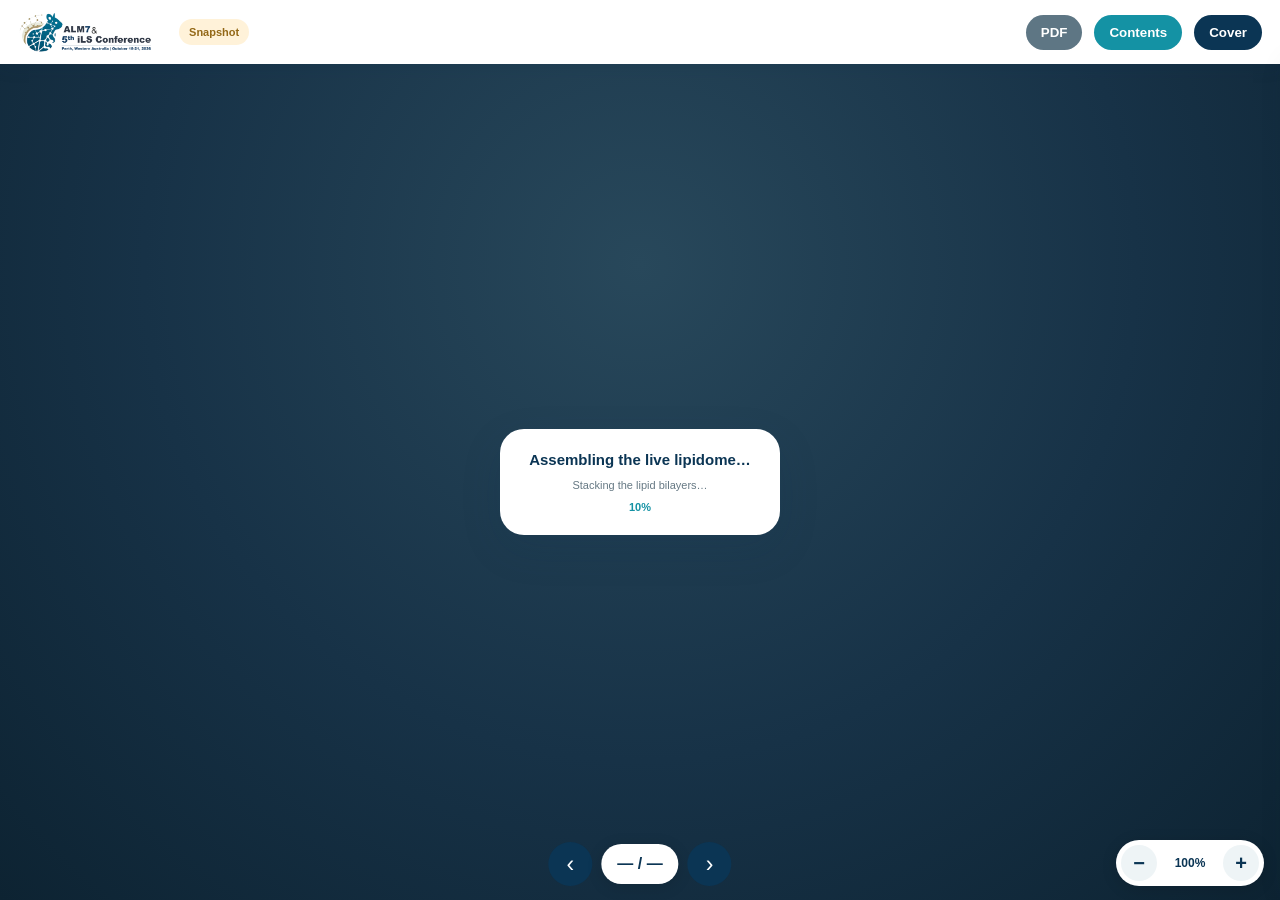
<file: index.export.html>
<!doctype html>
<html lang="en">
<head>
<meta charset="utf-8">
<meta name="viewport" content="width=device-width,initial-scale=1">
<title>ALM7 & 5th iLS | Live Interactive Book of Abstracts</title>

<script>window.BOOK_FORCE_SNAPSHOT=true;</script><script src="config.js"></script>
<script src="data/snapshot.js"></script>
<script src="asset-data.js"></script>
<style>
:root{--navy:#0b3554;--teal:#1492a4;--bg:#152b3a;--line:#dce7ea;--muted:#667984}
*{box-sizing:border-box}html,body{margin:0;width:100%;height:100%;font-family:Arial,Helvetica,sans-serif;background:var(--bg);color:var(--navy);overflow:hidden}
.topbar{height:64px;background:#fff;display:flex;align-items:center;gap:12px;padding:8px 18px;box-shadow:0 2px 18px #10384f1d;position:relative;z-index:50}
.brand{height:42px;max-width:275px;object-fit:contain}.grow{flex:1}.mode-pill{font-size:11px;font-weight:800;padding:7px 10px;border-radius:16px;background:#e8f4f6;color:#0c7280;white-space:nowrap}.mode-pill.snapshot{background:#fff2d9;color:#936817}
.topbar button,.topbar a.pdf-link{border:0;border-radius:22px;padding:10px 15px;font-weight:800;cursor:pointer;background:var(--navy);color:#fff;text-decoration:none;font-size:13.3333px;line-height:normal;font-family:Arial,Helvetica,sans-serif}.topbar button.alt{background:var(--teal)}.topbar a.pdf-link{background:#5e7684;display:inline-block;white-space:nowrap}
.viewer{height:calc(100% - 64px);display:flex;align-items:safe center;justify-content:safe center;overflow:auto;position:relative;padding:10px;background:radial-gradient(circle at 50% 24%,#28485b 0,#173247 55%,#0d2332 100%)}
#flipbook{margin:auto}#flipbook canvas{display:block!important}.stf__parent{margin:auto!important;overflow:hidden!important}
.loading{position:absolute;inset:0;display:grid;place-items:center;z-index:20;pointer-events:none}.loading-card{background:#fff;border-radius:24px;padding:22px 28px;box-shadow:0 14px 40px #10384f22;min-width:280px;text-align:center}.loading-card b{display:block;font-size:15px;margin-bottom:7px}.loading-card span{font-size:11px;color:var(--muted)}.loading-card .progress{display:block;margin-top:8px;color:var(--teal);font-weight:800}
.controls{position:fixed;bottom:14px;left:50%;transform:translateX(-50%);display:flex;align-items:center;gap:9px;z-index:60}.round{width:44px;height:44px;border-radius:50%;border:0;background:var(--navy);color:#fff;font-size:23px;cursor:pointer}.counter{background:#fff;border-radius:23px;padding:11px 16px;box-shadow:0 3px 16px #0002;font-weight:850;color:var(--navy)}
.zoom-controls{position:fixed;right:16px;bottom:14px;display:flex;align-items:center;gap:6px;z-index:62;background:#fff;border-radius:25px;padding:5px;box-shadow:0 3px 16px #0002}.zoom-controls button{width:36px;height:36px;border:0;border-radius:50%;background:#eef4f6;color:var(--navy);font-size:20px;font-weight:900;cursor:pointer;line-height:1}.zoom-value{min-width:54px;text-align:center;font-size:12px;font-weight:850;color:var(--navy);cursor:pointer;user-select:none}
.drawer{position:fixed;top:64px;right:0;width:min(410px,94vw);height:calc(100% - 64px);background:#fff;z-index:70;padding:24px;box-shadow:-10px 0 30px #0b2c3d20;transform:translateX(105%);transition:.25s;overflow:auto}.drawer.open{transform:none}.drawer .close{float:right;border:0;background:none;font-size:24px;color:var(--navy);cursor:pointer}.drawer h2{font-size:28px;margin:10px 0 20px}.drawer h3{font-size:11px;letter-spacing:.12em;text-transform:uppercase;color:var(--teal);margin:22px 0 5px}.drawer button.jump{width:100%;display:grid;grid-template-columns:1fr 42px;gap:12px;padding:9px 0;border:0;border-bottom:1px solid var(--line);background:none;text-align:left;color:var(--navy);font-size:11px;cursor:pointer}.drawer button.jump.small{font-size:9.5px;color:var(--muted);padding-left:8px}.drawer button.jump b{color:var(--teal);text-align:right}
.fallback{position:relative;width:min(595px,92vw);aspect-ratio:595/842;margin:auto;background:#fff}.fallback img{width:100%;height:100%;object-fit:contain;display:block}
.crisp-overlay{position:absolute;inset:0;z-index:54;pointer-events:none;display:block}.crisp-overlay img{position:absolute;display:block;object-fit:fill;user-select:none;-webkit-user-drag:none}.link-overlay{position:absolute;inset:0;z-index:55;pointer-events:none}.link-overlay button{position:absolute;border:0;background:transparent;padding:0;margin:0;pointer-events:auto;cursor:pointer}
@media(max-width:760px){.brand{max-width:150px}.mode-pill{display:none}.topbar button,.topbar a.pdf-link{padding:9px 11px;font-size:12px}.controls{bottom:7px}.zoom-controls{right:8px;bottom:60px}.zoom-controls button{width:32px;height:32px}.zoom-value{min-width:48px;font-size:11px}}
</style>
</head>
<body>
<div class="topbar"><img class="brand" src="assets/conference-logo-transparent.png" alt="ALM7 and 5th iLS Conference"><span class="mode-pill" id="dataMode">Connecting…</span><div class="grow"></div><a class="pdf-link" href="ALM7_5th_iLS_Book_of_Abstracts.pdf" target="_blank" rel="noopener" aria-label="Open static PDF version">PDF</a><button class="alt" id="contentsBtn" type="button">Contents</button><button id="firstBtn" type="button">Cover</button></div>
<div class="viewer"><div id="flipbook"></div><div id="crispOverlay" class="crisp-overlay" aria-hidden="true"></div><div id="linkOverlay" class="link-overlay" aria-hidden="true"></div><div class="loading" id="loading"><div class="loading-card"><b>Assembling the live lipidome…</b><span id="loadingText">Arranging the lipid layers</span><span class="progress" id="progress"></span></div></div></div>
<div class="controls"><button class="round" id="prevBtn" aria-label="Previous page" type="button">‹</button><div class="counter"><span id="current">—</span> / <span id="total">—</span></div><button class="round" id="nextBtn" aria-label="Next page" type="button">›</button></div>
<div class="zoom-controls" aria-label="Book zoom"><button id="zoomOut" type="button" aria-label="Zoom out">−</button><span class="zoom-value" id="zoomValue" title="Reset zoom">100%</span><button id="zoomIn" type="button" aria-label="Zoom in">+</button></div>
<aside class="drawer" id="drawer"><button class="close" id="closeDrawer" type="button">×</button><h2>Contents</h2><div id="drawerContents"></div></aside>
<script src="app.js"></script>
</body>
</html>
</file>
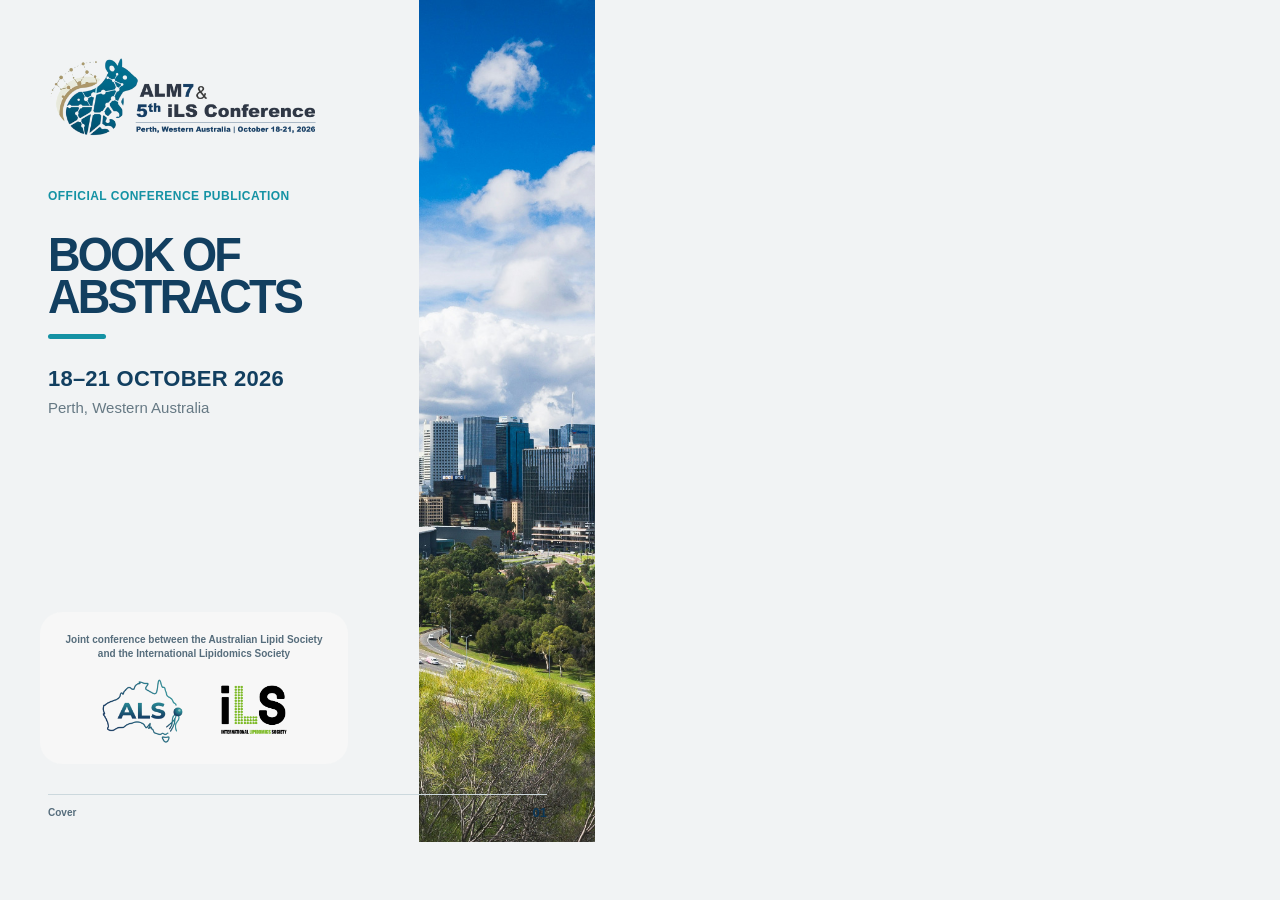
<file: render-src/page-01.html>
<!doctype html><html><head><meta charset="utf-8"><link rel="stylesheet" href="common.css"><style>
.cover{background:#f1f3f4}
.photo{position:absolute;right:0;top:0;width:29.5%;height:100%;overflow:hidden}
.photo img{width:100%;height:100%;object-fit:cover;object-position:58% center;display:block}
.copy{position:absolute;left:48px;top:48px;width:56%;z-index:2}
.conference-logo{width:300px;height:96px;object-fit:contain;object-position:left center;display:block;margin-bottom:45px}
.cover-kicker{font-size:12px;font-weight:800;letter-spacing:.04em;text-transform:uppercase;color:var(--teal);margin-top:9px}
.title{font-size:48px;line-height:.88;letter-spacing:-.062em;transform:scaleX(.94);transform-origin:left top;color:var(--navy);font-weight:900;margin-top:31px;white-space:nowrap}
.date{margin-top:27px;font-size:22px;font-weight:900;color:var(--navy);letter-spacing:.01em}
.place{font-size:15px;color:var(--muted);margin-top:7px}
.rule{margin-top:16px}
.societies{position:absolute;left:40px;bottom:78px;width:308px;background:#f7f7f7;border-radius:22px;padding:21px 18px 20px;z-index:4}
.mini{font-size:10px;line-height:1.38;color:#566d7c;text-align:center;font-weight:700}
.society-row{display:flex;align-items:center;justify-content:center;gap:34px;margin-top:17px}
.society-row img{max-height:66px;max-width:132px;object-fit:contain}
</style></head><body><div class="page cover">
<div class="photo"><img src="../assets/perth-foreshore.jpg"></div>
<div class="copy">
<img class="conference-logo" src="../assets/conference-logo-transparent.png">
<div class="cover-kicker">Official conference publication</div>
<div class="title">BOOK OF<br>ABSTRACTS</div>
<div class="rule"></div>
<div class="date">18–21 OCTOBER 2026</div>
<div class="place">Perth, Western Australia</div>
</div>
<div class="societies"><div class="mini">Joint conference between the Australian Lipid Society and the International Lipidomics Society</div><div class="society-row"><img src="../assets/als.png"><img src="../assets/ils.png"></div></div>
<div class="footer"><span>Cover</span><b>01</b></div>
</div></body></html>
</file>
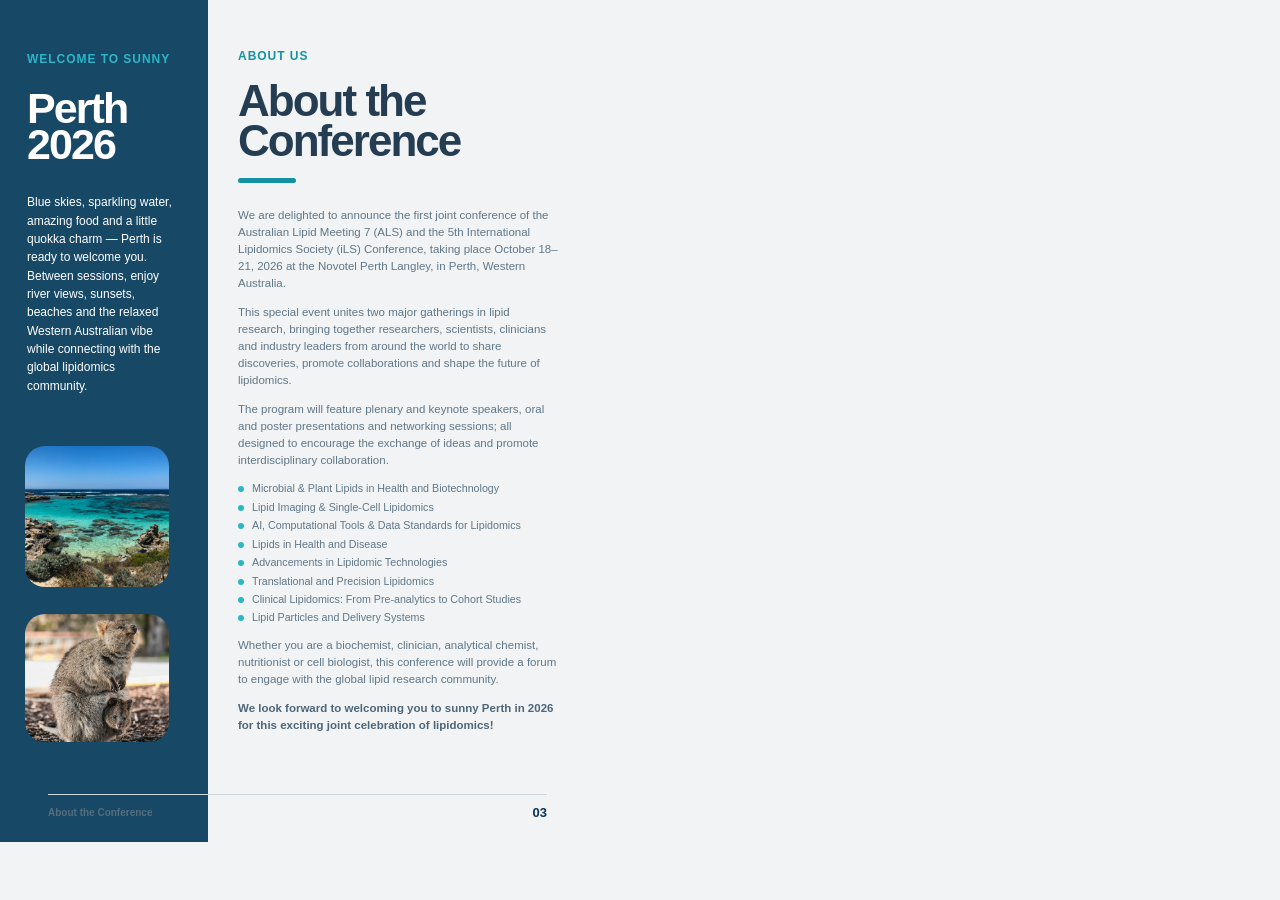
<file: render-src/page-03.html>
<!doctype html><html><head><meta charset="utf-8"><link rel="stylesheet" href="common.css"><style>
.left-panel{position:absolute;left:0;top:0;width:35%;height:100%;background:#174967;color:#fff}
.left-copy{padding:52px 27px 0}
.left-copy .kicker{color:#2cb5c7;font-size:12px}
.perth{font-size:43px;line-height:.84;font-weight:900;letter-spacing:-.045em;margin-top:24px}
.left-copy p{font-size:12px;line-height:1.53;color:#fff;margin:31px 0 0}
.coast{position:absolute;left:25px;top:446px;width:144px;height:141px;object-fit:cover;border-radius:20px}
.quokka{position:absolute;left:25px;top:614px;width:144px;height:128px;object-fit:cover;object-position:center 40%;border-radius:20px}
.right-copy{position:absolute;left:40%;right:35px;top:49px}
.right-copy .display{font-size:44px;line-height:.9;margin-top:18px}
.body{margin-top:24px;font-size:11.5px;line-height:1.48;color:#5f7789}
.body p{margin:0 0 12px}
.topics{margin:9px 0 12px;padding:0;list-style:none}
.topics li{position:relative;padding-left:14px;margin:0 0 4px;font-size:10.7px;line-height:1.35}
.topics li:before{content:"";position:absolute;left:0;top:5px;width:6px;height:6px;border-radius:50%;background:#2cb5c7}
.closing{font-weight:800;color:#4e6679;margin-top:10px}
.footer{left:48px;right:48px}
</style></head><body><div class="page about">
<div class="left-panel"><div class="left-copy"><div class="kicker">Welcome to sunny</div><div class="perth">Perth<br>2026</div><p>Blue skies, sparkling water,<br>amazing food and a little<br>quokka charm — Perth is<br>ready to welcome you.<br>Between sessions, enjoy<br>river views, sunsets,<br>beaches and the relaxed<br>Western Australian vibe<br>while connecting with the<br>global lipidomics<br>community.</p></div>
<img class="coast" src="../assets/rottnest-beach.jpg"><img class="quokka" src="../assets/quokka.jpg"></div>
<div class="right-copy"><div class="kicker">About us</div><div class="display">About the<br>Conference</div><div class="rule"></div><div class="body">
<p>We are delighted to announce the first joint conference of the Australian Lipid Meeting 7 (ALS) and the 5th International Lipidomics Society (iLS) Conference, taking place October 18–21, 2026 at the Novotel Perth Langley, in Perth, Western Australia.</p>
<p>This special event unites two major gatherings in lipid research, bringing together researchers, scientists, clinicians and industry leaders from around the world to share discoveries, promote collaborations and shape the future of lipidomics.</p>
<p>The program will feature plenary and keynote speakers, oral and poster presentations and networking sessions; all designed to encourage the exchange of ideas and promote interdisciplinary collaboration.</p>
<ul class="topics"><li>Microbial &amp; Plant Lipids in Health and Biotechnology</li><li>Lipid Imaging &amp; Single-Cell Lipidomics</li><li>AI, Computational Tools &amp; Data Standards for Lipidomics</li><li>Lipids in Health and Disease</li><li>Advancements in Lipidomic Technologies</li><li>Translational and Precision Lipidomics</li><li>Clinical Lipidomics: From Pre-analytics to Cohort Studies</li><li>Lipid Particles and Delivery Systems</li></ul>
<p>Whether you are a biochemist, clinician, analytical chemist, nutritionist or cell biologist, this conference will provide a forum to engage with the global lipid research community.</p>
<p class="closing">We look forward to welcoming you to sunny Perth in 2026 for this exciting joint celebration of lipidomics!</p>
</div></div>
<div class="footer"><span>About the Conference</span><b>03</b></div>
</div></body></html>
</file>
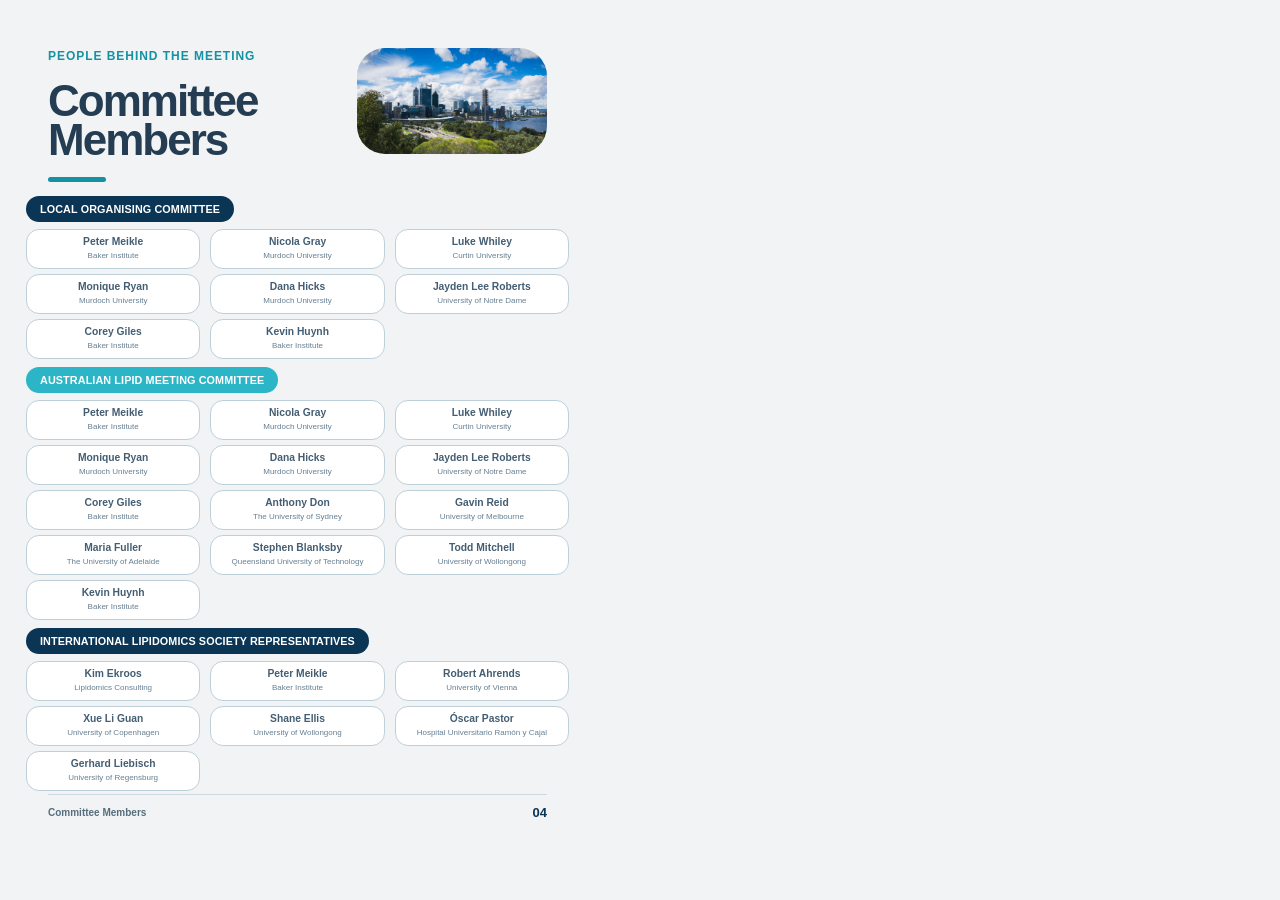
<file: render-src/page-04.html>
<!doctype html><html><head><meta charset="utf-8"><link rel="stylesheet" href="common.css"><style>
.lead{position:absolute;left:48px;top:49px;width:340px}
.lead .display{font-size:44px;margin-top:18px}
.photo-strip{position:absolute;right:48px;top:48px;width:190px;height:106px;border-radius:28px;overflow:hidden}.photo-strip img{width:100%;height:100%;object-fit:cover}
.groups{position:absolute;left:26px;right:26px;top:188px}
.group{margin-top:8px}.group-title{display:inline-block;padding:7px 14px;border-radius:18px;background:var(--navy2);color:#fff;font-size:10.8px;font-weight:900;letter-spacing:.01em}.group:nth-of-type(2) .group-title{background:#2cb5c7}
.member-grid{display:grid;grid-template-columns:repeat(3,1fr);gap:5px 10px;margin-top:7px}
.member{border:1px solid #bdd0da;border-radius:13px;padding:6px 8px;min-height:40px;text-align:center;background:#fff}
.member b{font-size:10.3px;color:#435d72;display:block;line-height:1.12;font-weight:800}.member span{font-size:8px;color:#667f92;display:block;margin-top:3px;line-height:1.14}
.footer{left:48px;right:48px}
</style></head><body><div class="page committee">
<div class="lead"><div class="kicker">People behind the meeting</div><div class="display">Committee<br>Members</div><div class="rule"></div></div>
<div class="photo-strip"><img src="../assets/perth-foreshore.jpg"></div>
<div class="groups">
<div class="group"><div class="group-title">LOCAL ORGANISING COMMITTEE</div><div class="member-grid">
<div class="member"><b>Peter Meikle</b><span>Baker Institute</span></div><div class="member"><b>Nicola Gray</b><span>Murdoch University</span></div><div class="member"><b>Luke Whiley</b><span>Curtin University</span></div><div class="member"><b>Monique Ryan</b><span>Murdoch University</span></div><div class="member"><b>Dana Hicks</b><span>Murdoch University</span></div><div class="member"><b>Jayden Lee Roberts</b><span>University of Notre Dame</span></div><div class="member"><b>Corey Giles</b><span>Baker Institute</span></div><div class="member"><b>Kevin Huynh</b><span>Baker Institute</span></div>
</div></div>
<div class="group"><div class="group-title">AUSTRALIAN LIPID MEETING COMMITTEE</div><div class="member-grid">
<div class="member"><b>Peter Meikle</b><span>Baker Institute</span></div><div class="member"><b>Nicola Gray</b><span>Murdoch University</span></div><div class="member"><b>Luke Whiley</b><span>Curtin University</span></div><div class="member"><b>Monique Ryan</b><span>Murdoch University</span></div><div class="member"><b>Dana Hicks</b><span>Murdoch University</span></div><div class="member"><b>Jayden Lee Roberts</b><span>University of Notre Dame</span></div><div class="member"><b>Corey Giles</b><span>Baker Institute</span></div><div class="member"><b>Anthony Don</b><span>The University of Sydney</span></div><div class="member"><b>Gavin Reid</b><span>University of Melbourne</span></div><div class="member"><b>Maria Fuller</b><span>The University of Adelaide</span></div><div class="member"><b>Stephen Blanksby</b><span>Queensland University of Technology</span></div><div class="member"><b>Todd Mitchell</b><span>University of Wollongong</span></div><div class="member"><b>Kevin Huynh</b><span>Baker Institute</span></div>
</div></div>
<div class="group"><div class="group-title">INTERNATIONAL LIPIDOMICS SOCIETY REPRESENTATIVES</div><div class="member-grid">
<div class="member"><b>Kim Ekroos</b><span>Lipidomics Consulting</span></div><div class="member"><b>Peter Meikle</b><span>Baker Institute</span></div><div class="member"><b>Robert Ahrends</b><span>University of Vienna</span></div><div class="member"><b>Xue Li Guan</b><span>University of Copenhagen</span></div><div class="member"><b>Shane Ellis</b><span>University of Wollongong</span></div><div class="member"><b>Óscar Pastor</b><span>Hospital Universitario Ramón y Cajal</span></div><div class="member"><b>Gerhard Liebisch</b><span>University of Regensburg</span></div>
</div></div>
</div><div class="footer"><span>Committee Members</span><b>04</b></div>
</div></body></html>
</file>
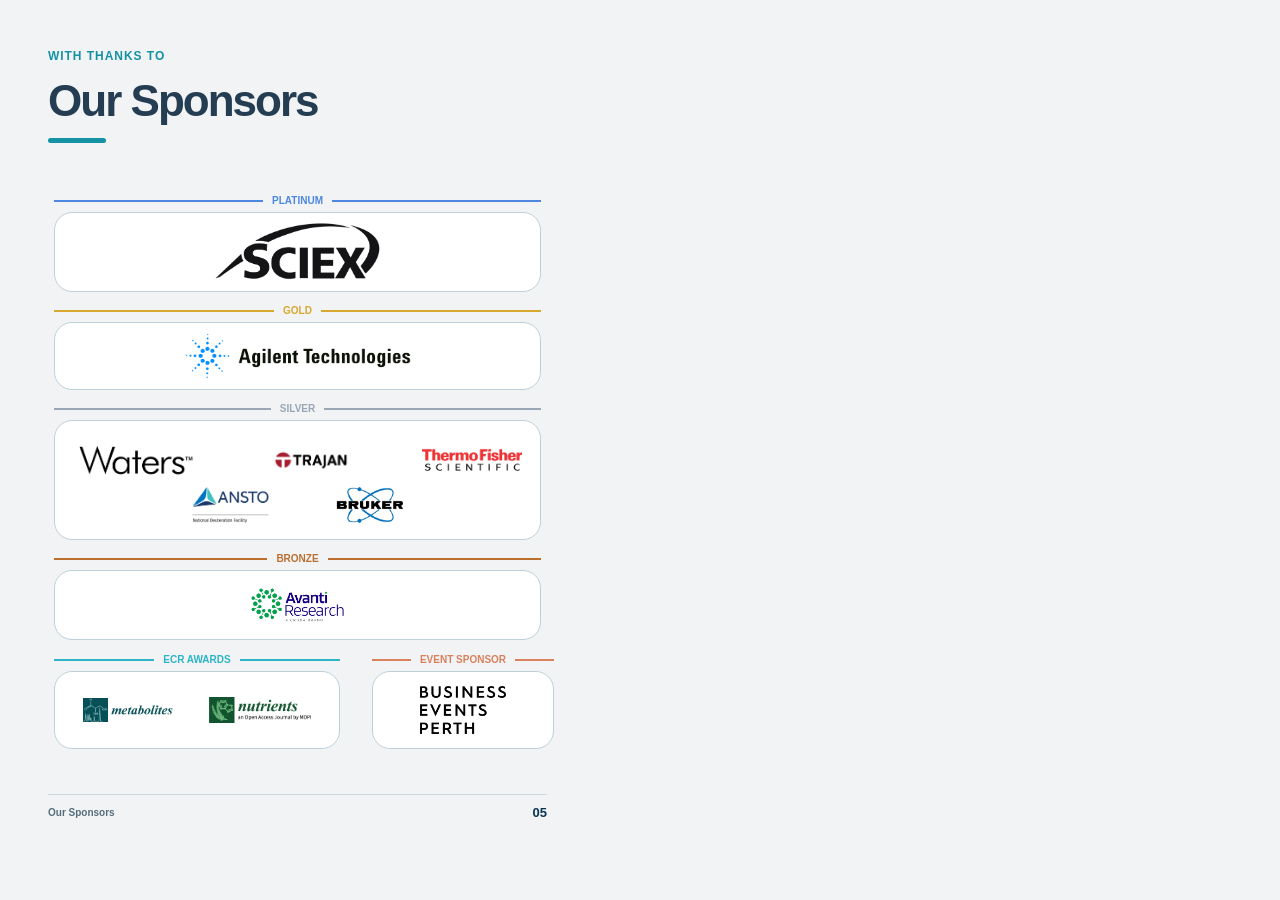
<file: render-src/page-05.html>
<!doctype html><html><head><meta charset="utf-8"><link rel="stylesheet" href="common.css"><style>
.lead{position:absolute;left:48px;top:49px;width:450px}.lead .display{font-size:44px;margin-top:18px}.lead .rule{margin-top:18px}
.tiers{position:absolute;left:54px;right:54px;top:182px}
.tier{margin-top:13px}.tier-head{display:flex;align-items:center;gap:9px;margin-bottom:6px}.tier-head:before,.tier-head:after{content:"";height:2px;background:currentColor;flex:1}.tier-head span{font-size:10px;font-weight:900}.platinum{color:#4d87df}.gold{color:#d7a72e}.silver{color:#99a7b6}.bronze{color:#bc6e2f}.teal{color:#2cb5c7}.coral{color:#d9805d}
.card{border:1px solid #bdd0da;border-radius:18px;background:#fff;display:flex;align-items:center;justify-content:center}.platinum-card{height:80px}.gold-card{height:68px}.silver-card{height:120px;position:relative}.bronze-card{height:70px}.platinum-card img{width:184px;max-height:60px;object-fit:contain}.gold-card img{width:226px;max-height:62px;object-fit:contain}.bronze-card img{width:158px;max-height:54px;object-fit:contain}
.silver-top{position:absolute;left:18px;right:18px;top:14px;display:flex;align-items:center;justify-content:space-between}.silver-top img{width:auto;height:auto;object-fit:contain}.silver-top img:nth-child(1){max-width:126px;max-height:48px}.silver-top img:nth-child(2){max-width:92px;max-height:38px}.silver-top img:nth-child(3){max-width:146px;max-height:50px}.silver-bottom{position:absolute;left:0;right:0;bottom:10px;display:flex;align-items:center;justify-content:center;gap:60px}.silver-bottom img{width:auto;height:auto;object-fit:contain}.silver-bottom img:nth-child(1){max-width:102px;max-height:48px}.silver-bottom img:nth-child(2){max-width:104px;max-height:48px}
.bottom{display:grid;grid-template-columns:1fr 1fr;gap:32px;margin-top:14px}.mini-card{height:78px;border:1px solid #bdd0da;border-radius:18px;background:#fff;display:flex;align-items:center;justify-content:center;gap:10px;padding:8px 28px}.awards img:first-child{height:36px;width:auto;max-width:116px;object-fit:contain}.awards img:last-child{height:28px;width:auto;max-width:102px;object-fit:contain}.event img{width:124px;max-height:48px;object-fit:contain}
.footer{left:48px;right:48px}
</style></head><body><div class="page sponsors">
<div class="lead"><div class="kicker">With thanks to</div><div class="display">Our Sponsors</div><div class="rule"></div></div>
<div class="tiers">
<div class="tier platinum"><div class="tier-head"><span>PLATINUM</span></div><div class="card platinum-card"><img src="../assets/sponsors/sciex.png"></div></div>
<div class="tier gold"><div class="tier-head"><span>GOLD</span></div><div class="card gold-card"><img src="../assets/sponsors/agilent-technologies.png"></div></div>
<div class="tier silver"><div class="tier-head"><span>SILVER</span></div><div class="card silver-card"><div class="silver-top"><img src="../assets/sponsors/waters.png"><img src="../assets/sponsors/trajan.png"><img src="../assets/sponsors/thermo-fisher-approved.png"></div><div class="silver-bottom"><img src="../assets/sponsors/ansto-ndf.png"><img src="../assets/sponsors/bruker.png"></div></div></div>
<div class="tier bronze"><div class="tier-head"><span>BRONZE</span></div><div class="card bronze-card"><img src="../assets/sponsors/avanti-research.png"></div></div>
<div class="bottom"><div><div class="tier-head teal"><span>ECR AWARDS</span></div><div class="mini-card awards"><img src="../assets/sponsors/metabolites.png"><img src="../assets/sponsors/nutrients-approved.png"></div></div><div><div class="tier-head coral"><span>EVENT SPONSOR</span></div><div class="mini-card event"><img src="../assets/sponsors/business-events-perth.png"></div></div></div>
</div><div class="footer"><span>Our Sponsors</span><b>05</b></div>
</div></body></html>
</file>
<file: render-src/common.css>
@page{size:595px 842px;margin:0}
:root{
  --navy:#123f60; --navy2:#0b3554; --teal:#1492a4; --paper:#f1f3f4;
  --body:#405461; --muted:#667984; --line:#ccd8dd; --gold:#d4ad4d;
  --silver:#98a7b6; --bronze:#b97745; --coral:#d8795e;
}
*{box-sizing:border-box}
html,body{margin:0;width:595px;height:842px;overflow:hidden;background:var(--paper);font-family:Arial,Helvetica,sans-serif;color:var(--body)}
.page{position:relative;width:595px;height:842px;background:var(--paper);overflow:hidden}
.kicker{font-size:12px;font-weight:800;letter-spacing:.08em;text-transform:uppercase;color:var(--teal)}
.display{font-size:44px;line-height:.89;letter-spacing:-.045em;color:#243d52;font-weight:900;margin:0}
.rule{width:58px;height:5px;border-radius:4px;background:var(--teal);margin-top:18px}
.footer{position:absolute;left:48px;right:48px;bottom:22px;border-top:1px solid var(--line);padding-top:10px;display:flex;justify-content:space-between;align-items:center;font-size:10px;font-weight:700;color:#566d7c}
.footer b{font-size:13px;font-weight:900;color:var(--navy2)}
</file>
